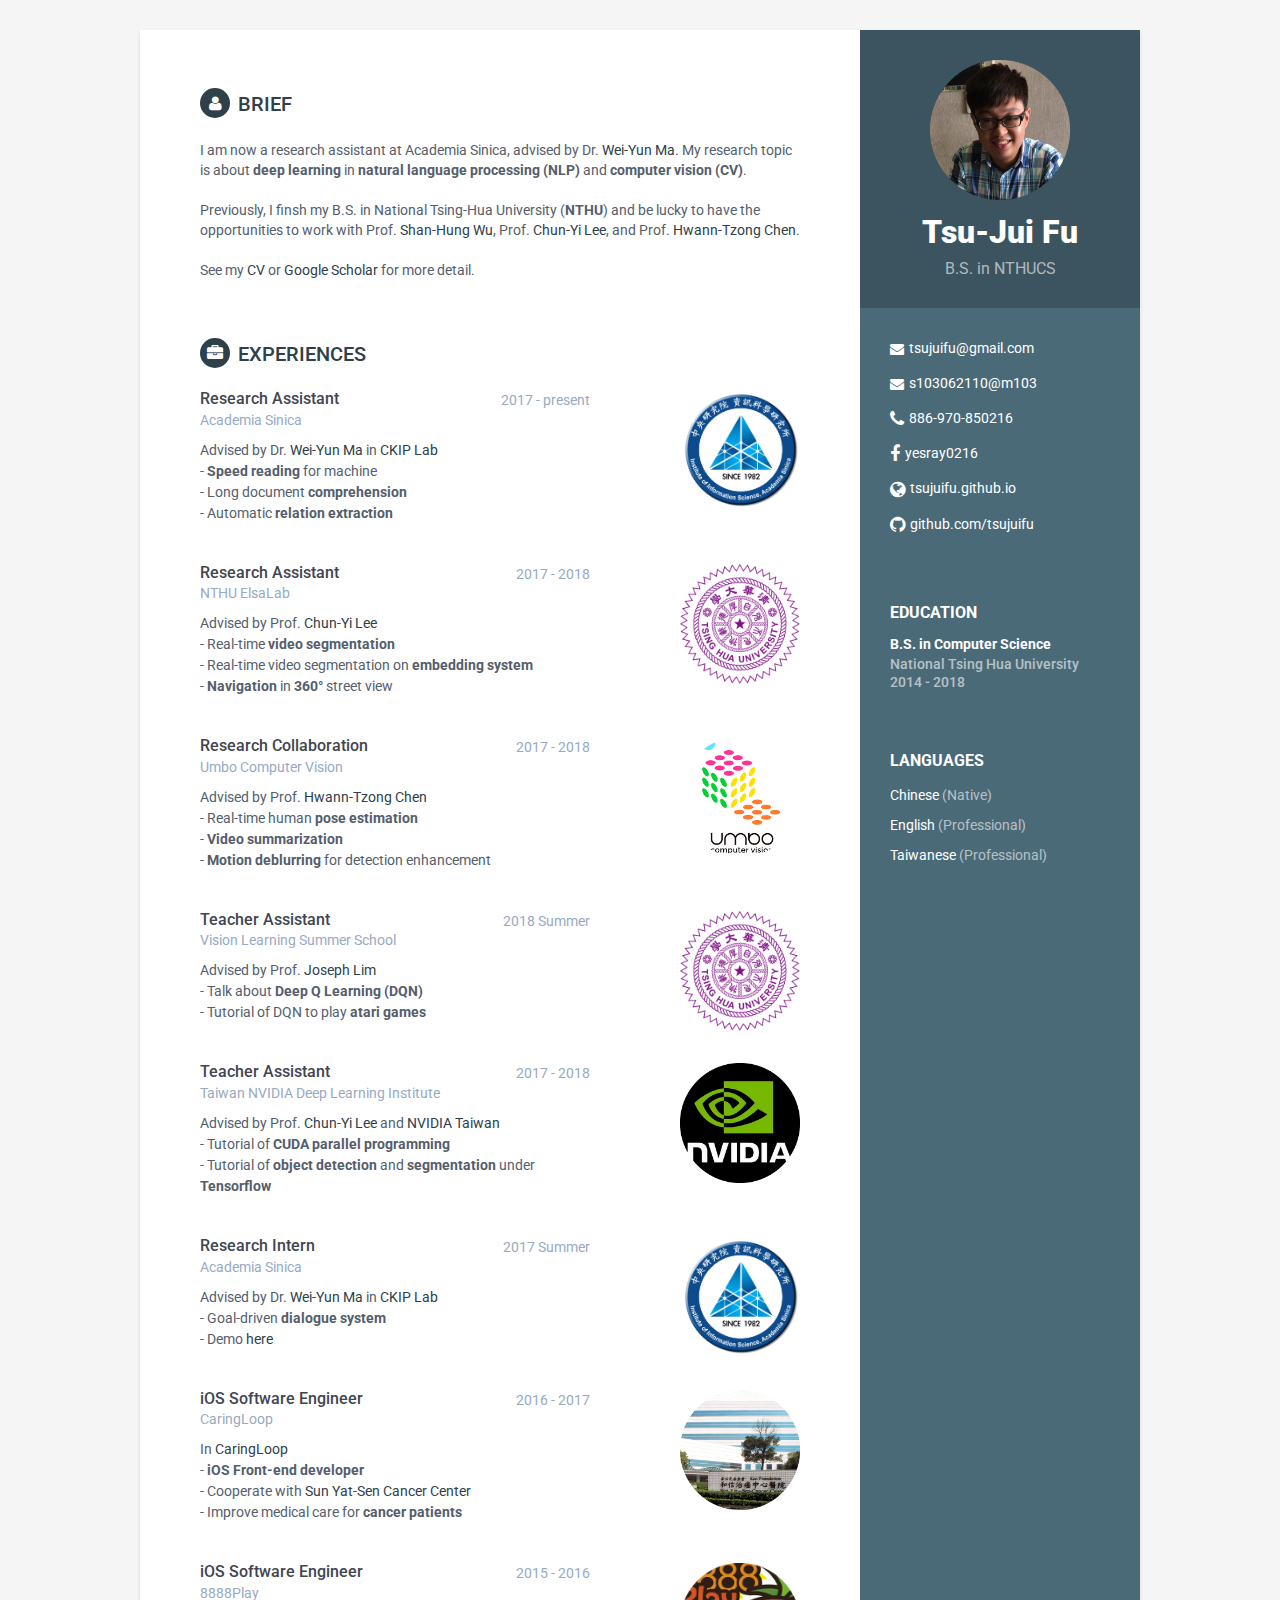
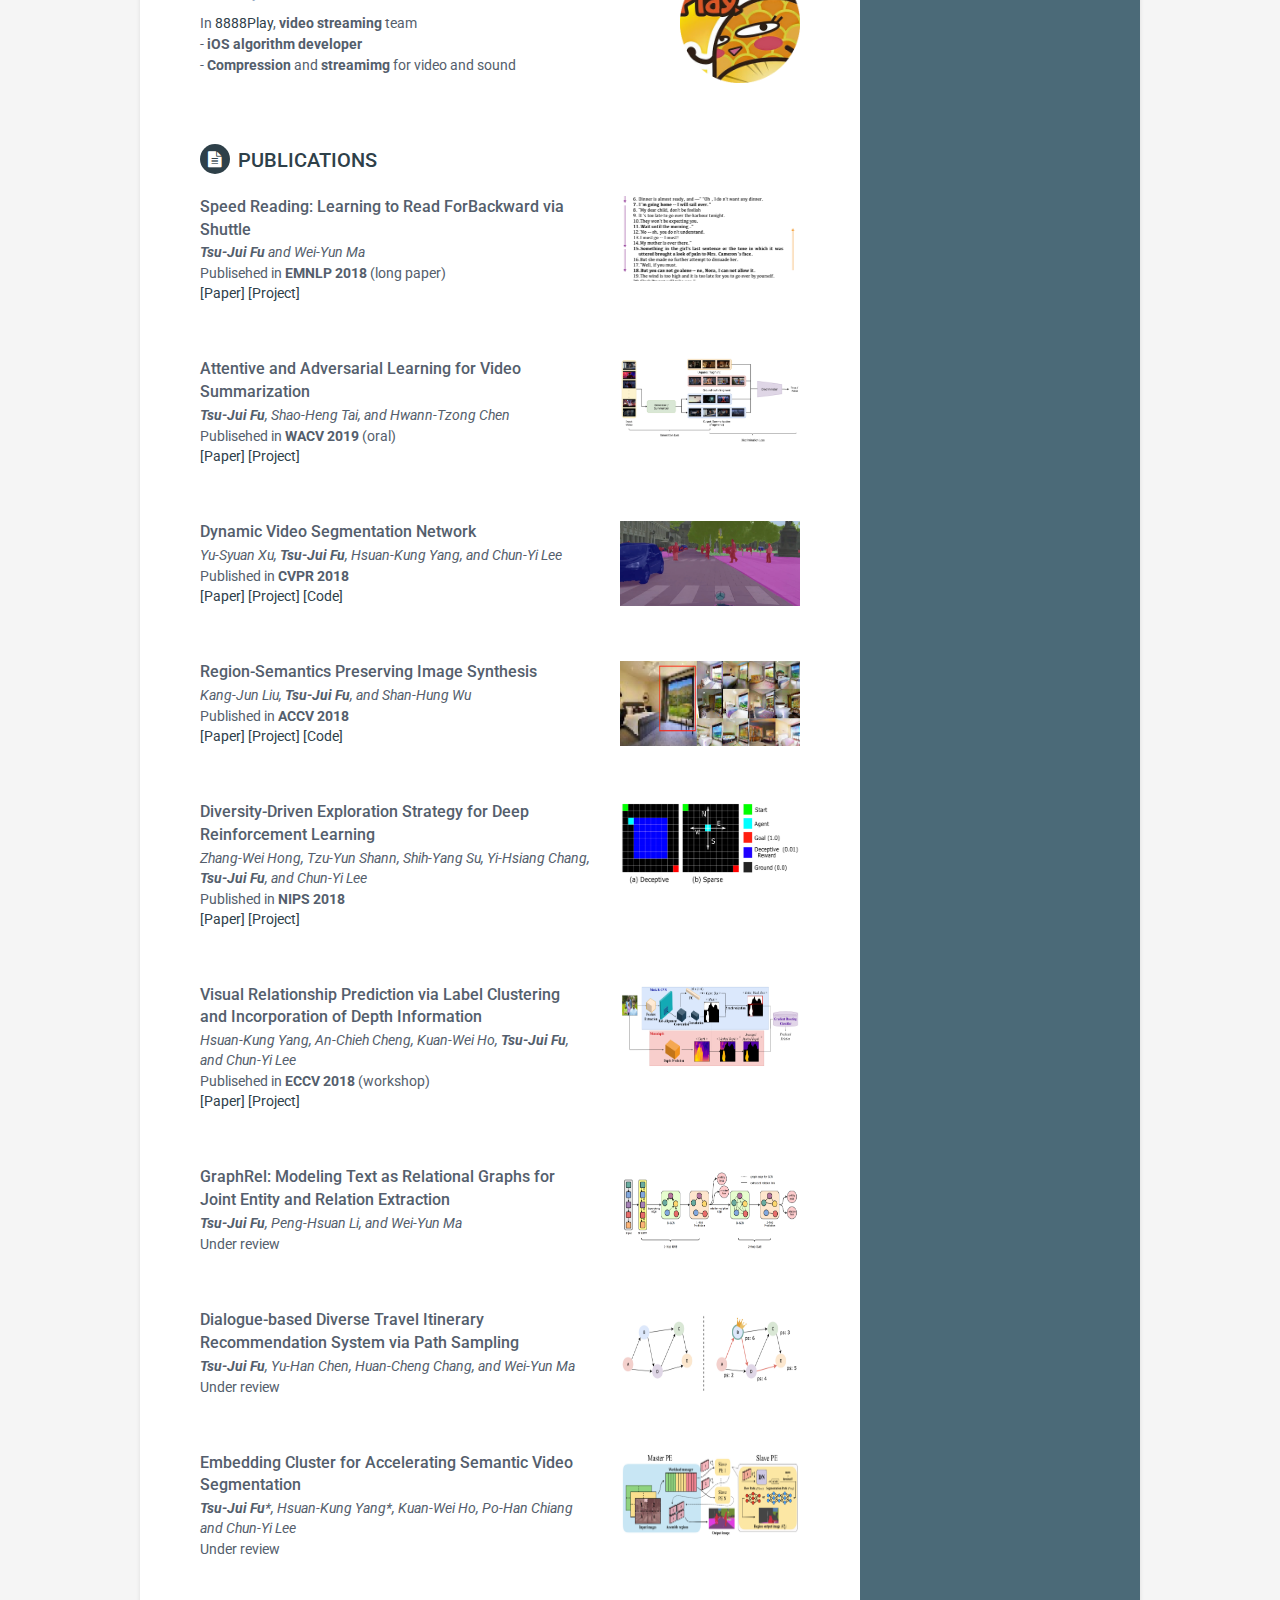
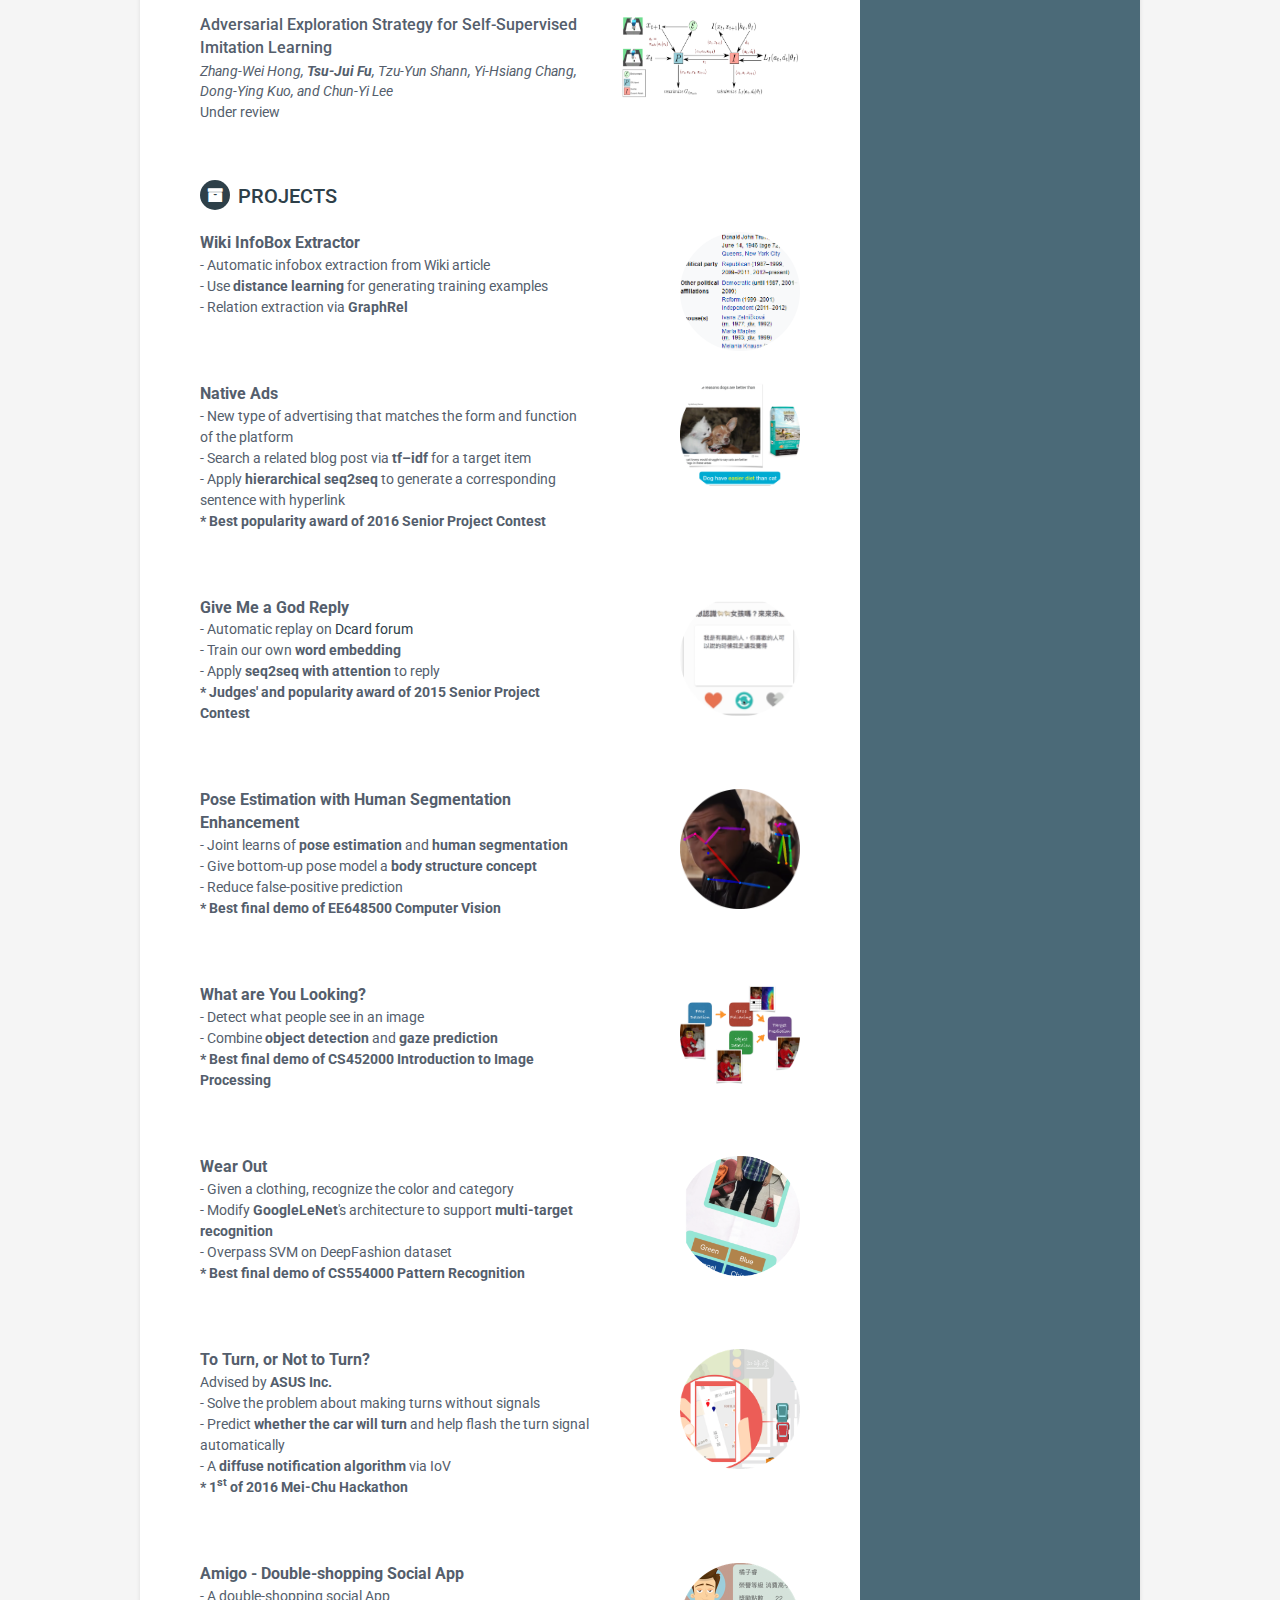
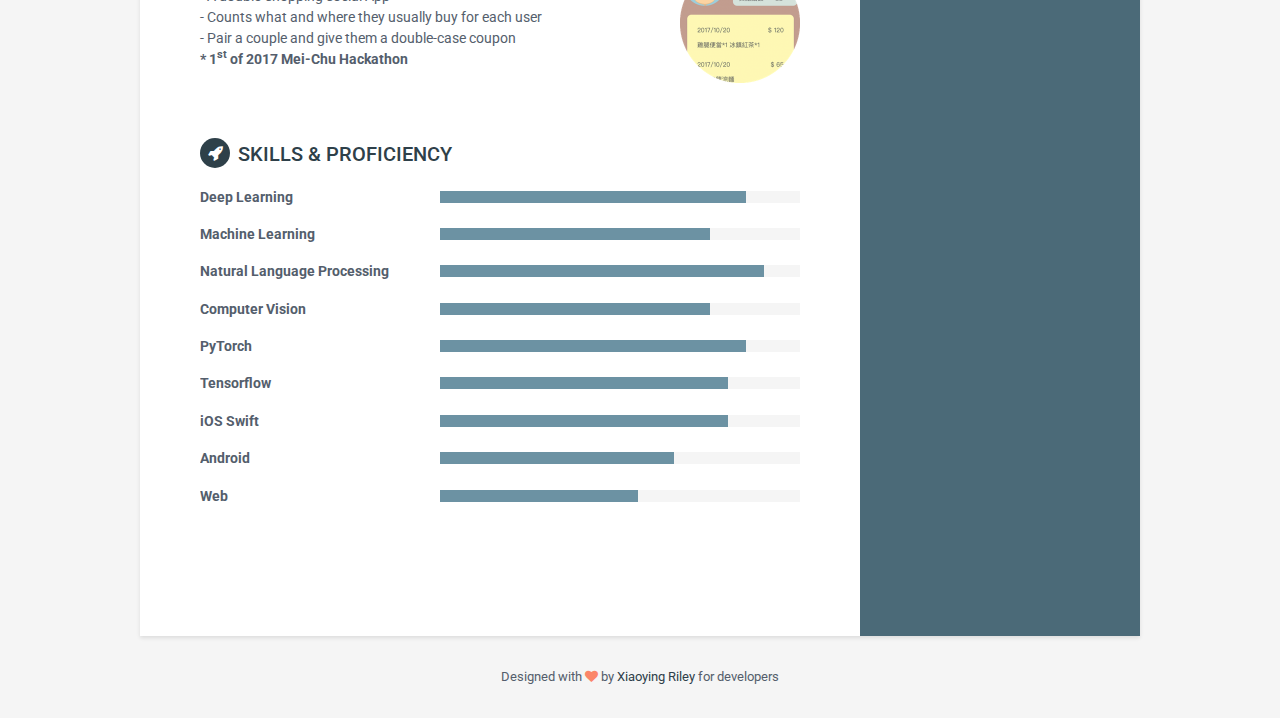
<file: index.html>
<!DOCTYPE html>

<head>
    <title>Tsu-Jui Fu</title>

    <meta charset='utf-8'>
    <meta http-equiv='X-UA-Compatible' content='IE=edge'>
    <meta name='viewport' content='width=device-width, initial-scale=1.0'>
    <meta name='description' content='Tsu-Jui Fu'>
    <meta name='author' content='Xiaoying Riley at 3rd Wave Media'>
	
    <link href='https://fonts.googleapis.com/css?family=Roboto:400,500,400italic,300italic,300,500italic,700,700italic,900,900italic' rel='stylesheet' type='text/css'>
    <link rel='stylesheet' href='assets/plugins/bootstrap/css/bootstrap.min.css'>   
    <link rel='stylesheet' href='assets/plugins/font-awesome/css/font-awesome.css'> 
    <link id='theme-style' rel='stylesheet' href='assets/css/styles-6.css'>

    <link rel='stylesheet' type='text/css' href='//fonts.googleapis.com/css?family=Ubuntu'>
</head> 

<body>
    <div class='wrapper'>
        <div class='sidebar-wrapper'>
           	<div class='profile-container'>
                <img class='profile' src='assets/images/profile.png' alt='' width='140' />
                <h1 class='name'>Tsu-Jui Fu</h1>
                <h3 class='tagline'>B.S. in NTHUCS</h3>
            </div>
            
            <div class='contact-container container-block'>
                <ul class='list-unstyled contact-list'>
                    <li class='email'><i class='fa fa-envelope'></i><a href='mailto: tsujuifu@gmail.com' target='_blank'>tsujuifu@gmail.com</a></li>
                    <li class='email'><i class='fa fa-envelope'></i><a href='mailto: s103062110@m103.nthu.edu.tw' target='_blank'>s103062110@m103</a></li>
                    <li class='phone'><i class='fa fa-phone'></i>886-970-850216</li>
                    <li class='facebook'><i class='fa fa-facebook'></i><a href='https://facebook.com/yesray0216' target='_blank'>yesray0216</a></li>
                    <li class='website'><i class='fa fa-globe'></i><a href='https://tsujuifu.github.io' target='_blank'>tsujuifu.github.io</a></li>
                    <li class='github'><i class='fa fa-github'></i><a href='https://github.com/tsujuifu' target='_blank'>github.com/tsujuifu</a></li>
                </ul>
            </div>
            
            <div class='education-container container-block'>
                <h2 class='container-block-title'>Education</h2>
                <div class='item'>
                    <h4 class='degree'>B.S. in Computer Science</h4>
                    <h5 class='meta'>National Tsing Hua University</h5>
                    <div class='time'>2014 - 2018</div>
                </div>
            </div>
            
            <div class='languages-container container-block'>
                <h2 class='container-block-title'>Languages</h2>
                <ul class='list-unstyled interests-list'>
                    <li>Chinese <span class='lang-desc'>(Native)</span></li>
                    <li>English <span class='lang-desc'>(Professional)</span></li>
                    <li>Taiwanese <span class='lang-desc'>(Professional)</span></li>
                </ul>
            </div>           
        </div>
        
        <div class='main-wrapper'>
            <section class='section summary-section'>
                <h2 class='section-title'><i class='fa fa-user'></i>Brief</h2>
                <div class='summary'>
                    I am now a research assistant at Academia Sinica, advised by Dr. <a href='http://www.iis.sinica.edu.tw/pages/ma' target='_blank'>Wei-Yun Ma</a>. My research topic is about <b>deep learning</b> in <b>natural language processing (NLP)</b> and <b>computer vision (CV)</b>.
                    <br><br>
                    Previously, I finsh my B.S. in National Tsing-Hua University (<b>NTHU</b>) and be lucky to have the opportunities to work with Prof. <a href='http://www.cs.nthu.edu.tw/~shwu/' target='_blank'>Shan-Hung Wu</a>, Prof. <a href='http://cymaxwelllee.wixsite.com/elsa' target='_blank'>Chun-Yi Lee</a>, and Prof. <a href='http://www.cs.nthu.edu.tw/~htchen/' target='_blank'>Hwann-Tzong Chen</a>.
                    <br><br>
                    See my <a href='files/tsujuifu-cv.pdf' target='_blank'>CV</a> or <a href='https://scholar.google.com.tw/citations?user=7QRDcC0AAAAJ' target='_blank'>Google Scholar</a> for more detail.</p>
                </div>
            </section>
            
            <section class='section experiences-section'>
                <h2 class='section-title'><i class='fa fa-briefcase'></i>Experiences</h2>
                
                <div class='item'>
                	<div class='inner-item'>
                    	<div class='meta'>
                        	<div class='upper-row'>
                            	<h3 class='job-title'>Research Assistant</h3>
                            	<div class='time'>2017 - present</div>
                        	</div>
                        	<div class='company'>Academia Sinica</div>
                    	</div>
                    	<div class='details'>
                        	<p>
                        		Advised by Dr. <a href='http://www.iis.sinica.edu.tw/pages/ma' target='_blank'>Wei-Yun Ma</a> in <a href='http://ckip.iis.sinica.edu.tw:8080' target='_blank'>CKIP Lab</a>
                        		<br>
                        		- <b>Speed reading</b> for machine
                        		<br>
                        		- Long document <b>comprehension</b>
                        		<br>
                        		- Automatic <b>relation extraction</b>
                        	</p>
                    	</div>
                    </div>
                    
                    <div class='avatar'>
                    	<img src='imgs/avatar_iis.png' width='120px;'/>
                    </div>
                </div>
                
                <div class='item'>
                	<div class='inner-item'>
                    	<div class='meta'>
                        	<div class='upper-row'>
                            	<h3 class='job-title'>Research Assistant</h3>
                            	<div class='time'>2017 - 2018</div>
                        	</div>
                        	<div class='company'>NTHU ElsaLab</div>
                    	</div>
                    	<div class='details'>
                            <p>
                            	Advised by Prof. <a href='http://cymaxwelllee.wixsite.com/elsa' target='_blank'>Chun-Yi Lee</a>
                            	<br>
                            	- Real-time <b>video segmentation</b>
                            	<br>
                            	- Real-time video segmentation on <b>embedding system</b>
                            	<br>
                            	- <b>Navigation</b> in <b>360°</b> street view
                            </p>
                    	</div>
                    </div>
                    
                    <div class='avatar'>
                    	<img src='imgs/avatar_nthu.png' width='120px;'/>
                    </div>                    
                </div>

                <div class='item'>
                	<div class='inner-item'>
                    	<div class='meta'>
                        	<div class='upper-row'>
                            	<h3 class='job-title'>Research Collaboration</h3>
                            	<div class='time'>2017 - 2018</div>
                        	</div>
                        	<div class='company'>Umbo Computer Vision</div>
                    	</div><!--//meta-->
                    	<div class='details'>
                            <p>
                            	Advised by Prof. <a href='http://www.cs.nthu.edu.tw/~htchen/' target='_blank'>Hwann-Tzong Chen</a>
                            	<br>
                            	- Real-time human <b>pose estimation</b>
                            	<br>
                            	- <b>Video summarization</b>
                            	<br>
                            	- <b>Motion deblurring</b> for detection enhancement
                            </p>
                    	</div>
                    </div>
                    
                    <div class='avatar'>
                    	<img src='imgs/avatar_umbo-cv.png' width='120px;'/>
                    </div>                    
                </div>

                <div class='item'>
                	<div class='inner-item'>
                    	<div class='meta'>
                        	<div class='upper-row'>
                            	<h3 class='job-title'>Teacher Assistant</h3>
                            	<div class='time'>2018 Summer</div>
                        	</div>
                        	<div class='company'>Vision Learning Summer School</div>
                    	</div>
                    	<div class='details'>
                            <p>
                            	Advised by Prof. <a href='http://www-bcf.usc.edu/~limjj/' target='_blank'>Joseph Lim</a>
                            	<br>
                            	- Talk about <b>Deep Q Learning (DQN)</b>
                            	<br>
                            	- Tutorial of DQN to play <b>atari games</b>
                        	</p>
                    	</div>
                    </div>
                    
                    <div class='avatar'>
                    	<img src='imgs/avatar_nthu.png' width='120px;'/>
                    </div>                    
                </div>

                <div class='item'>
                    <div class='inner-item'>
                        <div class='meta'>
                            <div class='upper-row'>
                                <h3 class='job-title'>Teacher Assistant</h3>
                                <div class='time'>2017 - 2018</div>
                            </div>
                            <div class='company'>Taiwan NVIDIA Deep Learning Institute</div>
                        </div>
                        <div class='details'>
                            <p>
                            	Advised by Prof. <a href='http://cymaxwelllee.wixsite.com/elsa' target='_blank'>Chun-Yi Lee</a> and <a href='https://www.nvidia.com/zh-tw/deep-learning-ai/education/' target='_blank'>NVIDIA Taiwan</a>
                            	<br>
                            	- Tutorial of <b>CUDA parallel programming</b>
                            	<br>
                            	- Tutorial of <b>object detection</b> and <b>segmentation</b> under <b>Tensorflow</b>
                            </p>
                        </div>
                    </div>
                    
                    <div class='avatar'>
                        <img src='imgs/avatar_nvidia.png' width='120px;'/>
                    </div>                    
                </div>
                
                <div class='item'>
                	<div class='inner-item'>
                    	<div class='meta'>
                        	<div class='upper-row'>
                            	<h3 class='job-title'>Research Intern</h3>
                            	<div class='time'>2017 Summer</div>
                        	</div>
                        	<div class='company'>Academia Sinica</div>
                    	</div>
                    	<div class='details'>
                        	<p>
                        		Advised by Dr. <a href='http://www.iis.sinica.edu.tw/pages/ma' target='_blank'>Wei-Yun Ma</a> in <a href='http://ckip.iis.sinica.edu.tw:8080' target='_blank'>CKIP Lab</a>
                        		<br>
                        		- Goal-driven <b>dialogue system</b>
                        		<br>
                        		- Demo <a href='http://learn.iis.sinica.edu.tw:9182' target='_blank'>here</a>
                        	</p>
                    	</div>
                    </div>
                    
                    <div class='avatar'>
                    	<img src='imgs/avatar_iis.png' width='120px;'/>
                    </div>
                </div>
                
                <div class='item'>
                	<div class='inner-item'>
                    	<div class='meta'>
                        	<div class='upper-row'>
                            	<h3 class='job-title'>iOS Software Engineer</h3>
                           		<div class='time'>2016 - 2017</div>
                        	</div>
                        	<div class='company'>CaringLoop</div>
                    	</div>
                    	<div class='details'>
                    		<p>
                    			In <a href='https://caringloop.com' target='_blank'>CaringLoop</a>
                    			<br>
                    			- <b>iOS Front-end developer</b>
                    			<br>
                    			- Cooperate with <a href='http://www.kfsyscc.org' target='_blank'>Sun Yat-Sen Cancer Center</a>
                    			<br>
                    			- Improve medical care for <b>cancer patients</b>
                    		</p>
                    	</div>
                    </div>
                    
                    <div class='avatar'>
                    	<img src='imgs/avatar_caring-loop.png' width='120px;'/>
                    </div>
                </div>
                
                <div class='item'>
                	<div class='inner-item'>
                    	<div class='meta'>
                        	<div class='upper-row'>
                            	<h3 class='job-title'>iOS Software Engineer</h3>
                            	<div class='time'>2015 - 2016</div>
                        	</div>
                        	<div class='company'>8888Play</div>
                    	</div>
                    	<div class='details'>
                    		<p>
                    			In <a href='http://www.8888play.com' target='_blank'>8888Play</a>, <b>video streaming</b> team
                    			<br>
                    			- <b>iOS algorithm developer</b>
                    			<br>
                    			- <b>Compression</b> and <b>streamimg</b> for video and sound
                    		</p>
                    	</div>
                    </div>
                    
                    <div class='avatar'>
                    	<img src='imgs/avatar_8888play.png' width='120px;'/>
                    </div>
                </div>
                
            </section>
            
            <section class='section publications-section'>
            	<h2 class='section-title'><i class='fa fa-file-text'></i>Publications</h2>
            	
                <div class='item'>
                    <div class='inner-item'>
                        <div class='publication-title'>Speed Reading: Learning to Read ForBackward via Shuttle</div>
                        <div class='publication-authors'><b>Tsu-Jui Fu</b> and Wei-Yun Ma</div>
                        <div class='publication-conference'>Publisehed in <b>EMNLP 2018</b> (long paper) <br>
                        	<a href='pubs/emnlp18_lstm-shuttle.pdf' target='_blank'>[Paper]</a>
                        	<a href='projs/emnlp18_lstm-shuttle.html' target='_blank'>[Project]</a>
                        </div>
                    </div>

                    <div class='avatar'>
                        <img src='imgs/avatar_lstm-shuttle.png' width='180px;' height='85px;'/>
                    </div>
                </div>

                <div class='item'>
    				<div class='inner-item'>
      					<div class='publication-title'>Attentive and Adversarial Learning for Video Summarization</div>
      					<div class='publication-authors'><b>Tsu-Jui Fu</b>, Shao-Heng Tai, and Hwann-Tzong Chen</div>
      					<div class='publication-conference'>Publisehed in <b>WACV 2019</b> (oral)<br>
                            <a href='pubs/wacv19-vsum-ptr-gan.pdf' target='_blank'>[Paper]</a>
      						<a href='projs/wacv19_vsum-ptr-gan.html' target='_blank'>[Project]</a>
      					</div>
      				</div>
      				
      				<div class='avatar'>
                    	<img src='imgs/avatar_attend-cut-judge.png' width='180px;' height='85px;'/>
                    </div>
    			</div>

            	<div class='item'>
            		<div class='inner-item'>
      					<div class='publication-title'>Dynamic Video Segmentation Network</div>
      					<div class='publication-authors'>Yu-Syuan Xu, <b>Tsu-Jui Fu</b>, Hsuan-Kung Yang, and Chun-Yi Lee</div>
      					<div class='publication-conference'>Published in <b>CVPR 2018</b> <br> 
      						<a href='pubs/cvpr18_dvsnet.pdf' target='_blank'>[Paper]</a>
      						<a href='projs/cvpr18_dvsnet.html' target='_blank'>[Project]</a>
      						<a href='https://github.com/XUSean0118/DVSNet' target='_blank'>[Code]</a>
      					</div>
    				</div>
    				
    				<div class='avatar'>
                    	<img src='imgs/avatar_dvsnet.png' width='180px;' height='85px;'/>
                    </div>
    			</div>

                <div class='item'>
                    <div class='inner-item'>
                        <div class='publication-title'>Region-Semantics Preserving Image Synthesis</div>
                        <div class='publication-authors'>Kang-Jun Liu, <b>Tsu-Jui Fu</b>, and Shan-Hung Wu</div>
                        <div class='publication-conference'>Published in <b>ACCV 2018</b> <br>
                        	<a href='pubs/accv18_preserving-gan.pdf' target='_blank'>[Paper]</a>
                            <a href='projs/accv18_preserving-gan.html' target='_blank'>[Project]</a>
                            <a href='https://github.com/tsujuifu/tensorflow_preserving-gan' target='_blank'>[Code]</a>
                        </div>
                    </div>
                    
                    <div class='avatar'>
                        <img src='imgs/avarar_preserving-gan.png' width='180px;' height='85px;'/>
                    </div>
                </div>

    			<div class='item'>
    				<div class='inner-item'>
      					<div class='publication-title'>Diversity-Driven Exploration Strategy for Deep Reinforcement Learning</div>
      					<div class='publication-authors'>Zhang-Wei Hong, Tzu-Yun Shann, Shih-Yang Su, Yi-Hsiang Chang, <b>Tsu-Jui Fu</b>, and Chun-Yi Lee</div>
      					<div class='publication-conference'>Published in <b>NIPS 2018</b> <br>
                            <a href='pubs/nips18_div-driven.pdf' target='_blank'>[Paper]</a>
      						<a href='projs/nips18_div-driven.html' target='_blank'>[Project]</a>
      					</div>
      				</div>

      				<div class='avatar'>
                    	<img src='imgs/avatar_div-exploration.png' width='180px;' height='85px;'/>
                    </div>
    			</div>
    			
    			<div class='item'>
                    <div class='inner-item'>
                        <div class='publication-title'>Visual Relationship Prediction via Label Clustering and Incorporation of Depth Information</div>
                        <div class='publication-authors'>Hsuan-Kung Yang, An-Chieh Cheng, Kuan-Wei Ho, <b>Tsu-Jui Fu</b>, and Chun-Yi Lee</div>
                        <div class='publication-conference'>Publisehed in <b>ECCV 2018</b> (workshop) <br> 
                        	<a href='pubs/eccv18_pic.pdf' target='_blank'>[Paper]</a>
                        	<a href='projs/eccv18_pic.html' target='_blank'>[Project]</a>
                        </div>
                    </div>

                    <div class='avatar'>
                        <img src='imgs/avatar_pic.png' width='180px;' height='85px;'/>
                    </div>
                </div>

                <div class='item'>
    				<div class='inner-item'>
      					<div class='publication-title'>GraphRel: Modeling Text as Relational Graphs for Joint Entity and Relation Extraction</div>
					<div class='publication-authors'><b>Tsu-Jui Fu</b>, Peng-Hsuan Li, and Wei-Yun Ma</div>
      					<div class='publication-conference'>Under review</div>
      				</div>

      				<div class='avatar'>
                    	<img src='imgs/avatar_graph-rel.png' width='180px;' height='85px;'/>
                    </div>
    			</div>

    			<div class='item'>
    				<div class='inner-item'>
      					<div class='publication-title'>Dialogue-based Diverse Travel Itinerary Recommendation System via Path Sampling</div>
      					<div class='publication-authors'><b>Tsu-Jui Fu</b>, Yu-Han Chen, Huan-Cheng Chang, and Wei-Yun Ma</div>
      					<div class='publication-conference'>Under review</div>
      				</div>

      				<div class='avatar'>
                    	<img src='imgs/avatar_graph-dialogue.png' width='180px;' height='85px;'/>
                    </div>
    			</div>

    			<div class='item'>
    				<div class='inner-item'>
      					<div class='publication-title'>Embedding Cluster for Accelerating Semantic Video Segmentation</div>
      					<div class='publication-authors'><b>Tsu-Jui Fu</b>*, Hsuan-Kung Yang*, Kuan-Wei Ho, Po-Han Chiang and Chun-Yi Lee</div>
      					<div class='publication-conference'>Under review</div>
      				</div>

      				<div class='avatar'>
                    	<img src='imgs/avatar_distributed-dvsnet.png' width='180px;' height='85px;'/>
                    </div>
    			</div>
    			
    			<div class='item'>
    				<div class='inner-item'>
      					<div class='publication-title'>Adversarial Exploration Strategy for Self-Supervised Imitation Learning</div>
      					<div class='publication-authors'>Zhang-Wei Hong, <b>Tsu-Jui Fu</b>, Tzu-Yun Shann, Yi-Hsiang Chang, Dong-Ying Kuo, and Chun-Yi Lee</div>
      					<div class='publication-conference'>Under review</div>
      				</div>

      				<div class='avatar'>
                    	<img src='imgs/avatar_self-adv.png' width='180px;' height='85px;'/>
                    </div>
    			</div>
    			
            </section>
            
            <section class='section projects-section'>
                <h2 class='section-title'><i class='fa fa-archive'></i>Projects</h2>
                
                <div class='item'>
                    <div class='inner-item'>
                        <span class='project-title'>Wiki InfoBox Extractor</span> <br>
                        <p>
                            - Automatic infobox extraction from Wiki article
                            <br>
                            - Use <b>distance learning</b> for generating training examples
                            <br>
                            - Relation extraction via <b>GraphRel</b>
                        </p>
                    </div>
                    
                    <div class='avatar'>
                        <img src='imgs/avatar_wiki-infobox.PNG' width='120px;' style='border-radius: 50%;' />
                    </div>
                </div>

                <div class='item'>
                	<div class='inner-item'>
                    	<span class='project-title'>Native Ads</span> <br>
                    	<p>
                    		- New type of advertising that matches the form and function of the platform
                    		<br>
                    		- Search a related blog post via <b>tf–idf</b> for a target item
                    		<br>
                    		- Apply <b>hierarchical seq2seq</b> to generate a corresponding sentence with hyperlink
                    		<br>
                    		<b>* Best popularity award of 2016 Senior Project Contest</b>
                    	</p>
                	</div>
                	
                	<div class='avatar'>
                    	<img src='imgs/avatar_native-ads.png' width='120px;'/>
                    </div>
                </div>
                
                <div class='item'>
                	<div class='inner-item'>
                    	<span class='project-title'>Give Me a God Reply</span> <br>
                    	<p>
                    		- Automatic replay on <a href='https://www.dcard.tw/f' target='_blank'>Dcard forum</a>
                    		<br>
                    		- Train our own <b>word embedding</b>
                    		<br>
                    		- Apply <b>seq2seq with attention</b> to reply
                    		<br>
                    		<b>* Judges' and popularity award of 2015 Senior Project Contest</b>
                    	</p>
                	</div>
                	
                	<div class='avatar'>
                    	<img src='imgs/avarar_god-reply.png' width='120px;'/>
                    </div>
                </div>
                
                <div class='item'>
                	<div class='inner-item'>
                    	<span class='project-title'>Pose Estimation with Human Segmentation Enhancement</span> <br>
                    	<p>
                    		- Joint learns of <b>pose estimation</b> and <b>human segmentation</b>
                    		<br>
                    		- Give bottom-up pose model a <b>body structure concept</b>
                    		<br>
                    		- Reduce false-positive prediction
                    		<br>
                    		<b>* Best final demo of EE648500 Computer Vision</b>
                    	</p>
                	</div>
                	
                	<div class='avatar'>
                    	<img src='imgs/avatar_pos-seg.png' width='120px;'/>
                    </div>
                </div>

                <div class='item'>
                	<div class='inner-item'>
                    	<span class='project-title'>What are You Looking?</span> <br>
                    	<p>
                    		- Detect what people see in an image
                    		<br>
                    		- Combine <b>object detection</b> and <b>gaze prediction</b>
                    		<br>
                    		<b>* Best final demo of CS452000 Introduction to Image Processing</b>
                    	</p>
                	</div>
                	
                	<div class='avatar'>
                    	<img src='imgs/avatar_waht-look.png' width='120px;'/>
                    </div>
                </div>
                
                <div class='item'>
                	<div class='inner-item'>
                    	<span class='project-title'>Wear Out</span> <br>
                    	<p>
                    		- Given a clothing, recognize the color and category
                    		<br>
                    		- Modify <b>GoogleLeNet</b>'s architecture to support <b>multi-target recognition</b>
                    		<br>
                    		- Overpass SVM on DeepFashion dataset
                    		<br>
                    		<b>* Best final demo of CS554000 Pattern Recognition</b>
                    	</p>
                	</div>
                	
                	<div class='avatar'>
                    	<img src='imgs/avatar_wear-out.png' width='120px;'/>
                    </div>
                </div>
                
                <div class='item'>
                	<div class='inner-item'>
                    	<span class='project-title'>To Turn, or Not to Turn?</span> <br>
                    	<p>
                    		Advised by <b>ASUS Inc.</b>
                    		<br>
                    		- Solve the problem about making turns without signals
                    		<br>
                    		- Predict <b>whether the car will turn</b> and help flash the turn signal automatically
                    		<br>
                    		- A <b>diffuse notification algorithm</b> via IoV
                    		<br>
                    		<b>* 1<sup>st</sup> of 2016 Mei-Chu Hackathon</b>
                    	</p>
                	</div>
                	
                	<div class='avatar'>
                    	<img src='imgs/avatar_turn-or-not.png' width='120px;'/>
                    </div>
                </div>
                
                <div class='item'>
                	<div class='inner-item'>
                    	<span class='project-title'>Amigo - Double-shopping Social App</span> <br>
                    	<p>
                    		- A double-shopping social App
                    		<br>
                    		- Counts what and where they usually buy for each user
                    		<br>
                    		- Pair a couple and give them a double-case coupon
                    		<br>
                    		<b>* 1<sup>st</sup> of 2017 Mei-Chu Hackathon</b>
                    	</p> 
                	</div>
                    
                	<div class='avatar'>
                    	<img src='imgs/avatar_amigo.png' width='120px;'/>
                    </div>
                </div>
                
            </section>
			
			<section class='skills-section section'>
                <h2 class='section-title'><i class='fa fa-rocket'></i>Skills &amp; Proficiency</h2>
                
                <div class='skillset'>        
                    <div class='item'>
                        <h3 class='level-title'>Deep Learning</h3>
                        <div class='level-bar'>
                            <div class='level-bar-inner' data-level='85%'>
                            </div>                                      
                        </div>                               
                    </div>
                    
                    <div class='item'>
                        <h3 class='level-title'>Machine Learning</h3>
                        <div class='level-bar'>
                            <div class='level-bar-inner' data-level='75%'>
                            </div>                                      
                        </div>                                
                    </div>
                    
                    <div class='item'>
                        <h3 class='level-title'>Natural Language Processing</h3>
                        <div class='level-bar'>
                            <div class='level-bar-inner' data-level='90%'>
                            </div>                                      
                        </div>                                 
                    </div>
                    
                    <div class='item'>
                        <h3 class='level-title'>Computer Vision</h3>
                        <div class='level-bar'>
                            <div class='level-bar-inner' data-level='75%'>
                            </div>                                      
                        </div>                              
                    </div>
                    
                    <div class='item'>
                        <h3 class='level-title'>PyTorch</h3>
                        <div class='level-bar'>
                            <div class='level-bar-inner' data-level='85%'>
                            </div>                                      
                        </div>                               
                    </div>
                    
                    <div class='item'>
                        <h3 class='level-title'>Tensorflow</h3>
                        <div class='level-bar'>
                            <div class='level-bar-inner' data-level='80%'>
                            </div>                                      
                        </div>                                 
                    </div>
                    
                    <div class='item'>
                        <h3 class='level-title'>iOS Swift</h3>
                        <div class='level-bar'>
                            <div class='level-bar-inner' data-level='80%'>
                            </div>                                      
                        </div>                               
                    </div>
                    
                    <div class='item'>
                        <h3 class='level-title'>Android</h3>
                        <div class='level-bar'>
                            <div class='level-bar-inner' data-level='65%'>
                            </div>                                      
                        </div>                               
                    </div>
                    
                    <div class='item'>
                        <h3 class='level-title'>Web</h3>
                        <div class='level-bar'>
                            <div class='level-bar-inner' data-level='55%'>
                            </div>                                      
                        </div>                        
                    </div>
                    
                </div>  
            </section>
        </div>
    </div>
 
    <footer class='footer'>
        <div class='text-center'>
                <small class='copyright'>Designed with <i class='fa fa-heart'></i> by <a href='http://themes.3rdwavemedia.com' target='_blank'>Xiaoying Riley</a> for developers</small>
        </div>
    </footer>
          
    <script type='text/javascript' src='assets/plugins/jquery-1.11.3.min.js'></script>
    <script type='text/javascript' src='assets/plugins/bootstrap/js/bootstrap.min.js'></script>    

    <script type='text/javascript' src='assets/js/main.js'></script>

</body>
</html>
</file>
<file: assets/css/styles-6.css>
body {
  font-family: 'Roboto', sans-serif;
  color: #545E6C;
  background: #f5f5f5;
  font-size: 14px;
  padding: 30px;
  -webkit-font-smoothing: antialiased;
  -moz-osx-font-smoothing: grayscale;
}
h1,
h2,
h3,
h4,
h5,
h6 {
  font-weight: 700;
}
a {
  color: #2e4049;
  -webkit-transition: all 0.4s ease-in-out;
  -moz-transition: all 0.4s ease-in-out;
  -ms-transition: all 0.4s ease-in-out;
  -o-transition: all 0.4s ease-in-out;
}
a:hover {
  text-decoration: underline;
  color: #10171a;
}
a:focus {
  text-decoration: none;
}
p {
  line-height: 1.5;
}
.wrapper {
  background: #4B6A78;
  max-width: 1000px;
  margin: 0 auto;
  position: relative;
  -webkit-box-shadow: 0px 2px 4px rgba(0, 0, 0, 0.1);
  -moz-box-shadow: 0px 2px 4px rgba(0, 0, 0, 0.1);
  box-shadow: 0px 2px 4px rgba(0, 0, 0, 0.1);
}
.sidebar-wrapper {
  background: #4B6A78;
  position: absolute;
  right: 0;
  width: 280px;
  height: 100%;
  min-height: 800px;
  color: #fff;
}
.sidebar-wrapper a {
  color: #fff;
}
.sidebar-wrapper .profile-container {
  padding: 30px;
  background: rgba(0, 0, 0, 0.2);
  text-align: center;
  color: #fff;
}
.sidebar-wrapper .name {
  font-size: 32px;
  font-weight: 900;
  margin-top: 0;
  margin-bottom: 10px;
}
.sidebar-wrapper .tagline {
  color: rgba(255, 255, 255, 0.6);
  font-size: 16px;
  font-weight: 400;
  margin-top: 0;
  margin-bottom: 0;
}
.sidebar-wrapper .profile {
  margin-bottom: 15px;
}
.sidebar-wrapper .profile-img {
  max-width: 100px;
  margin-bottom: 15px;
  border: 0px solid #fff;
  border-radius: 100%;
  box-shadow: 0 1px 1px rgba(0, 0, 0, 0.1);
}
.sidebar-wrapper .contact-list .fa {
  margin-right: 5px;
  font-size: 18px;
  vertical-align: middle;
}
.sidebar-wrapper .contact-list li {
  margin-bottom: 15px;
}
.sidebar-wrapper .contact-list li:last-child {
  margin-bottom: 0;
}
.sidebar-wrapper .contact-list .email .fa {
  font-size: 14px;
}
.sidebar-wrapper .container-block {
  padding: 30px;
}
.sidebar-wrapper .container-block-title {
  text-transform: uppercase;
  font-size: 16px;
  font-weight: 700;
  margin-top: 0;
  margin-bottom: 15px;
}
.sidebar-wrapper .degree {
  font-size: 14px;
  margin-top: 0;
  margin-bottom: 5px;
}
.sidebar-wrapper .education-container .item {
  margin-bottom: 15px;
}
.sidebar-wrapper .education-container .item:last-child {
  margin-bottom: 0;
}
.sidebar-wrapper .education-container .meta {
  color: rgba(255, 255, 255, 0.6);
  font-weight: 500;
  margin-bottom: 0px;
  margin-top: 0;
}
.sidebar-wrapper .education-container .time {
  color: rgba(255, 255, 255, 0.6);
  font-weight: 500;
  margin-bottom: 0px;
}
.sidebar-wrapper .languages-container .lang-desc {
  color: rgba(255, 255, 255, 0.6);
}
.sidebar-wrapper .languages-list {
  margin-bottom: 0;
}
.sidebar-wrapper .languages-list li {
  margin-bottom: 10px;
}
.sidebar-wrapper .languages-list li:last-child {
  margin-bottom: 0;
}
.sidebar-wrapper .interests-list {
  margin-bottom: 0;
}
.sidebar-wrapper .interests-list li {
  margin-bottom: 10px;
}
.sidebar-wrapper .interests-list li:last-child {
  margin-bottom: 0;
}
.main-wrapper {
  background: #fff;
  padding: 60px;
  padding-right: 340px;
}
.main-wrapper .section-title {
  text-transform: uppercase;
  font-size: 20px;
  font-weight: 500;
  color: #2e4049;
  position: relative;
  margin-top: 0;
  margin-bottom: 20px;
}
.main-wrapper .section-title .fa {
  width: 30px;
  height: 30px;
  margin-right: 8px;
  display: inline-block;
  color: #fff;
  -webkit-border-radius: 50%;
  -moz-border-radius: 50%;
  -ms-border-radius: 50%;
  -o-border-radius: 50%;
  border-radius: 50%;
  -moz-background-clip: padding;
  -webkit-background-clip: padding-box;
  background-clip: padding-box;
  background: #2e4049;
  text-align: center;
  padding-top: 8px;
  font-size: 16px;
  position: relative;
  top: -2px;
}
.main-wrapper .section {
  margin-bottom: 60px;
}
.main-wrapper .experiences-section .item {
	margin-bottom: 30px;
}
.main-wrapper .experiences-section .item .inner-item {
	display: inline-block;
	width: 65%;
}
.main-wrapper .experiences-section .item .avatar {
	display: inline-block;
	float: right;
}	
.main-wrapper .educations-section .item {
  margin-bottom: 30px;
}
.main-wrapper .upper-row {
  position: relative;
  overflow: hidden;
  margin-bottom: 2px;
}
.main-wrapper .job-title,
.main-wrapper .degree {
  color: #3F4650;
  font-size: 16px;
  margin-top: 0;
  margin-bottom: 0;
  font-weight: 500;
}
.main-wrapper .time {
  position: absolute;
  right: 0;
  top: 0;
  color: #97AAC3;
}
.main-wrapper .company,
.main-wrapper .university {
  margin-bottom: 10px;
  color: #97AAC3;
}
.main-wrapper .project-title {
  font-size: 16px;
  font-weight: 400;
  margin-top: 0;
  margin-bottom: 5px;
  
  font-weight: bold;
}
.main-wrapper .projects-section .intro {
  margin-bottom: 30px;
}
.main-wrapper .projects-section .item {
  margin-bottom: 55px;
}
.main-wrapper .projects-section .item .inner-item {
  width: 65%;
  display: inline-block;
}
.main-wrapper .projects-section .item .avatar {
  display: inline-block;
  float: right;
}
.main-wrapper .publication-title {
  font-size: 16px;
  font-weight: 500;
  margin-bottom: 1px;
}
.main-wrapper .publication-authors {
  font-style: italic;
  margin-bottom: 1px;
}
.main-wrapper .publications-section .intro {
  margin-bottom: 30px;
}
.main-wrapper .publications-section .item {
  margin-bottom: 55px;
}
.main-wrapper .publications-section .item .inner-item {  
  width: 65%;
  display: inline-block;
}
.main-wrapper .publications-section .item .avatar {  
  display: inline-block;
  float: right;
}
.skillset .item {
  margin-bottom: 10px;
  overflow: hidden;
}
.skillset .level-title {
  font-size: 14px;
  margin-top: 0;
  margin-bottom: 12px;
}
.skillset .level-bar {
  height: 12px;
  background: #f5f5f5;
}
.skillset .level-bar-inner {
  height: 12px;
  background: #6c92a3;
}
.footer {
  padding-top: 30px;
}
.footer .copyright {
  line-height: 1.6;
  color: #545E6C;
  font-size: 13px;
}
.footer .fa-heart {
  color: #fb866a;
}

@media (max-width: 767px) {
  body {
    padding: 0;
  }
  .sidebar-wrapper {
    position: static;
    width: inherit;
  }
  .main-wrapper {
    padding: 30px;
  }
  .main-wrapper .time {
    position: static;
    display: block;
    margin-top: 5px;
  }
  .main-wrapper .upper-row {
    margin-bottom: 0;
  }
}


@media (min-width: 992px) {
  .skillset .level-title {
    display: inline-block;
    float: left;
    width: 40%;
  }
  .skillset .level-bar {
    display: inline-block;
    width: 60%;
    float: left;
    position: relative;
    top: 1px;
  }
}
</file>
